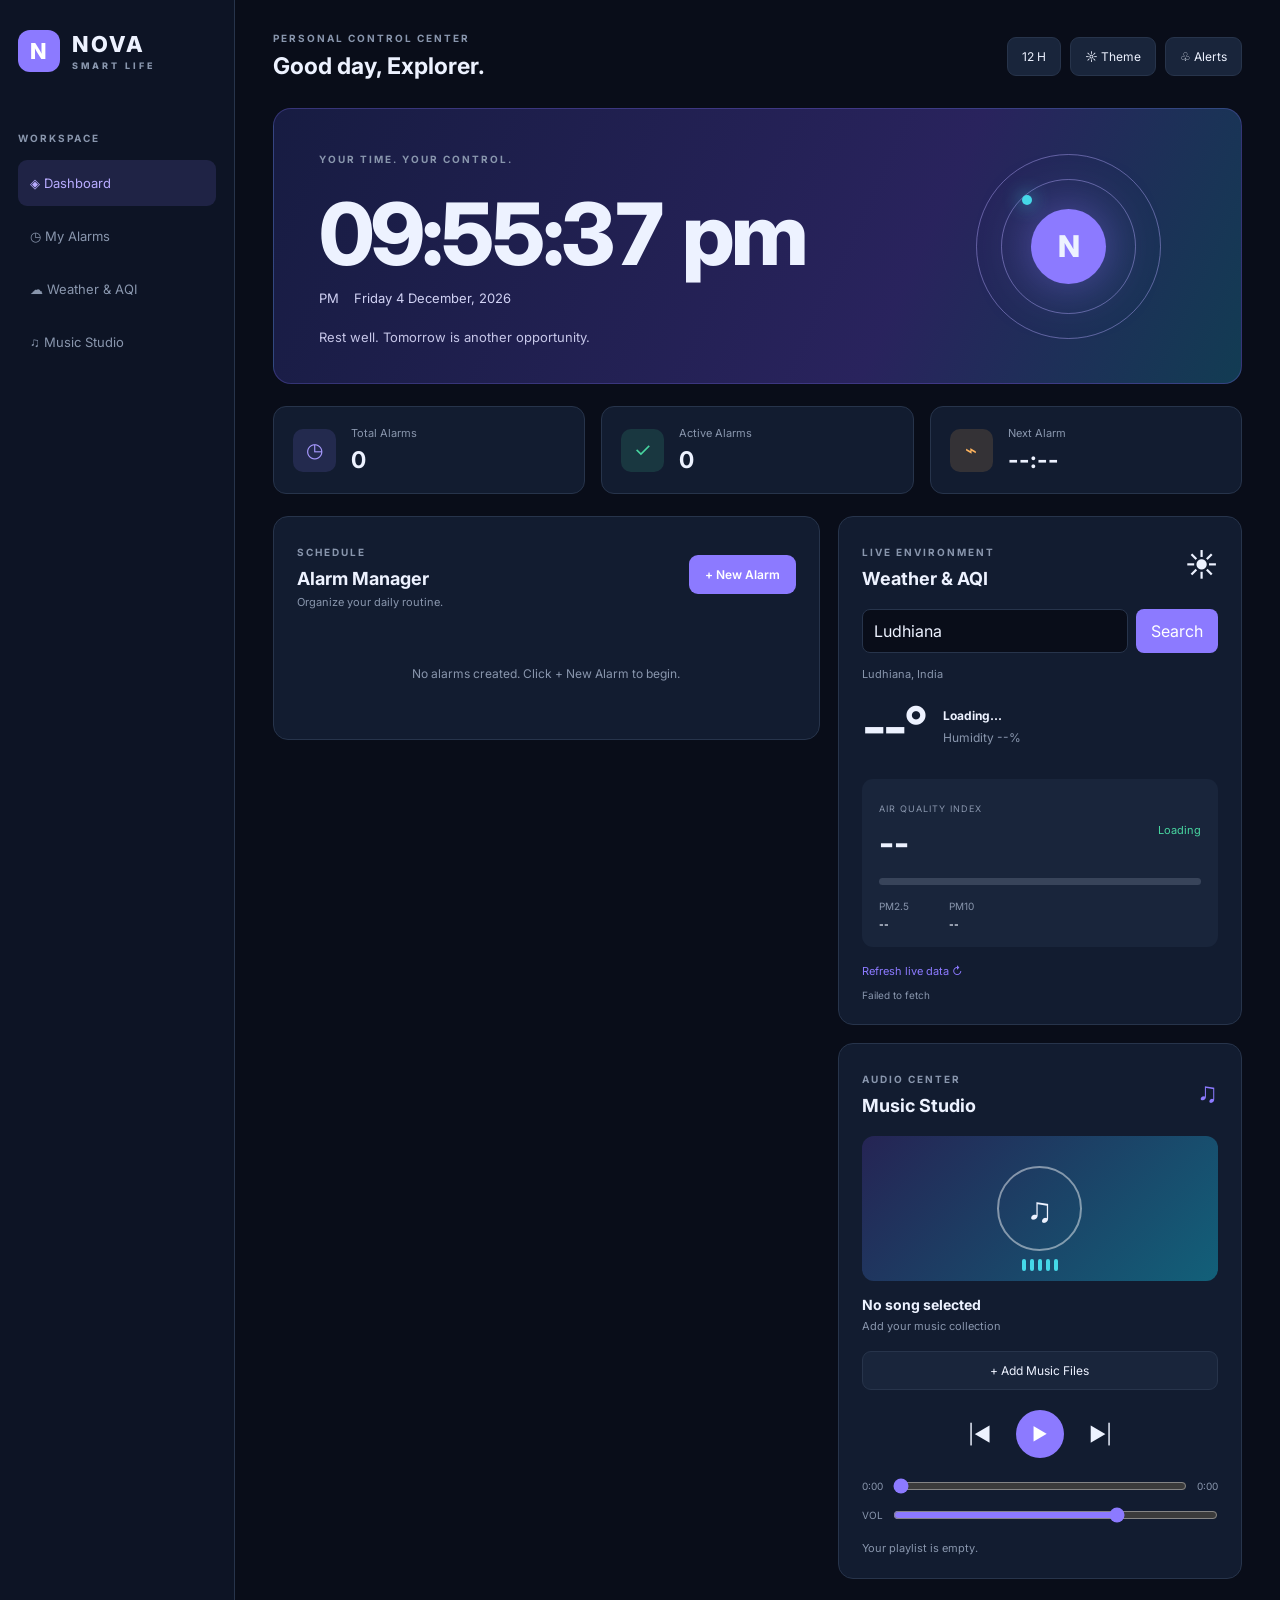
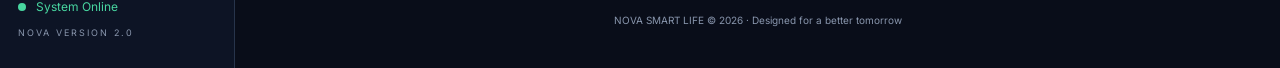
<file: Allarm/index.html>
<!DOCTYPE html>
<html lang="en">
<head>
    <meta charset="UTF-8">
    <meta name="viewport" content="width=device-width, initial-scale=1.0">
    <meta name="theme-color" content="#090d19">
    <title>NOVA | Smart Life Alarm</title>
    <link rel="stylesheet" href="style.css">
    <link rel="preconnect" href="https://fonts.googleapis.com">
    <link href="https://fonts.googleapis.com/css2?family=Inter:wght@400;500;600;700;800&display=swap" rel="stylesheet">
</head>
<body>

<div class="layout">

    <aside class="sidebar">
        <div class="logo">
            <span class="logo-icon">N</span>
            <div>NOVA<small>SMART LIFE</small></div>
        </div>

        <p class="nav-label">WORKSPACE</p>
        <button class="nav active" data-target="dashboard">◈ Dashboard</button>
        <button class="nav" data-target="alarms">◷ My Alarms</button>
        <button class="nav" data-target="weather">☁ Weather & AQI</button>
        <button class="nav" data-target="music">♫ Music Studio</button>

        <div class="sidebar-bottom">
            <div class="status-dot"></div>
            <span>System Online</span>
            <p>NOVA VERSION 2.0</p>
        </div>
    </aside>

    <main class="main">

        <header class="topbar">
            <div>
                <p class="overline">PERSONAL CONTROL CENTER</p>
                <h2>Good day, Explorer.</h2>
            </div>

            <div class="top-controls">
                <button id="formatBtn" class="outline-btn">12 H</button>
                <button id="themeBtn" class="outline-btn">☼ Theme</button>
                <button id="notifyBtn" class="outline-btn">♧ Alerts</button>
            </div>
        </header>

        <!-- CLOCK -->
        <section class="hero section" id="dashboard">
            <div class="hero-left">
                <span class="tag">YOUR TIME. YOUR CONTROL.</span>
                <div id="clock">00:00:00</div>
                <div class="date-line">
                    <span id="ampm">AM</span>
                    <span id="date">Loading date...</span>
                </div>
                <p id="greeting">Make every moment count.</p>
            </div>

            <div class="clock-art">
                <div class="orbit orbit-one"></div>
                <div class="orbit orbit-two"></div>
                <div class="orbit-core">N</div>
            </div>
        </section>

        <!-- STATS -->
        <section class="stats">
            <article class="stat">
                <span class="stat-icon purple">◷</span>
                <div><p>Total Alarms</p><h2 id="total">0</h2></div>
            </article>
            <article class="stat">
                <span class="stat-icon green">✓</span>
                <div><p>Active Alarms</p><h2 id="active">0</h2></div>
            </article>
            <article class="stat">
                <span class="stat-icon orange">⌁</span>
                <div><p>Next Alarm</p><h2 id="next">--:--</h2></div>
            </article>
        </section>

        <div class="dashboard-grid">

            <!-- ALARMS -->
            <section class="panel section" id="alarms">
                <div class="panel-head">
                    <div>
                        <span class="tag">SCHEDULE</span>
                        <h2>Alarm Manager</h2>
                        <p>Organize your daily routine.</p>
                    </div>
                    <button class="primary-btn" id="addBtn">+ New Alarm</button>
                </div>

                <div id="alarmList" class="alarm-list"></div>
            </section>

            <div class="right-stack">

                <!-- WEATHER -->
                <section class="panel section" id="weather">
                    <div class="panel-head">
                        <div>
                            <span class="tag">LIVE ENVIRONMENT</span>
                            <h2>Weather & AQI</h2>
                        </div>
                        <span class="weather-symbol" id="weatherIcon">☀</span>
                    </div>

                    <div class="city-search">
                        <input id="cityInput" type="text" value="Ludhiana"
                               placeholder="Enter city name">
                        <button id="searchCity">Search</button>
                    </div>

                    <p id="cityName" class="muted">Ludhiana, India</p>

                    <div class="weather-main">
                        <h1 id="temperature">--°</h1>
                        <div>
                            <strong id="weatherText">Loading...</strong>
                            <small id="humidity">Humidity --%</small>
                        </div>
                    </div>

                    <div class="aqi-box">
                        <div class="aqi-heading">
                            <div>
                                <small>AIR QUALITY INDEX</small>
                                <h2 id="aqi">--</h2>
                            </div>
                            <span id="aqiStatus">Loading</span>
                        </div>

                        <div class="aqi-track">
                            <div id="aqiBar"></div>
                        </div>

                        <div class="pollutants">
                            <div><small>PM2.5</small><strong id="pm25">--</strong></div>
                            <div><small>PM10</small><strong id="pm10">--</strong></div>
                        </div>
                    </div>

                    <button class="text-btn" id="refreshWeather">
                        Refresh live data ↻
                    </button>
                    <p class="api-note" id="apiStatus">Weather service ready</p>
                </section>

                <!-- MUSIC -->
                <section class="panel section" id="music">
                    <div class="panel-head">
                        <div>
                            <span class="tag">AUDIO CENTER</span>
                            <h2>Music Studio</h2>
                        </div>
                        <span class="music-note">♫</span>
                    </div>

                    <div class="album-art">
                        <div class="album-circle">♫</div>
                        <div class="equalizer">
                            <i></i><i></i><i></i><i></i><i></i>
                        </div>
                    </div>

                    <h3 id="songTitle">No song selected</h3>
                    <p class="muted" id="songArtist">Add your music collection</p>

                    <input type="file" id="songInput" accept="audio/*" multiple hidden>
                    <button class="secondary-btn full" id="uploadBtn">
                        + Add Music Files
                    </button>

                    <div class="player-controls">
                        <button id="prevSong">|◀</button>
                        <button id="playSong" class="play-btn">▶</button>
                        <button id="nextSong">▶|</button>
                    </div>

                    <div class="progress-row">
                        <span id="currentTime">0:00</span>
                        <input type="range" id="seekBar" min="0" max="100" value="0">
                        <span id="duration">0:00</span>
                    </div>

                    <div class="volume-row">
                        <span>VOL</span>
                        <input type="range" id="volume" min="0" max="100" value="70">
                    </div>

                    <div id="playlist" class="playlist">
                        <p class="muted">Your playlist is empty.</p>
                    </div>

                    <audio id="audioPlayer"></audio>
                </section>

            </div>
        </div>

        <footer>NOVA SMART LIFE © 2026 · Designed for a better tomorrow</footer>
    </main>
</div>

<!-- ALARM MODAL -->

<div class="overlay" id="alarmModal">
    <div class="modal">
        <div class="modal-head">
            <div>
                <span class="tag">ALARM SETTINGS</span>
                <h2 id="modalTitle">Create Alarm</h2>
            </div>
            <button id="closeModal" class="close-btn">×</button>
        </div>

        <label>Time</label>
        <input type="time" id="alarmTime" value="07:00">

        <label>Alarm Title</label>
        <input type="text" id="alarmName" placeholder="Morning Workout">

        <label>Repeat Days</label>
        <div class="days" id="days">
            <button data-day="1">M</button>
            <button data-day="2">T</button>
            <button data-day="3">W</button>
            <button data-day="4">T</button>
            <button data-day="5">F</button>
            <button data-day="6">S</button>
            <button data-day="0">S</button>
        </div>

        <label>Alarm Sound</label>
        <select id="soundType">
            <option value="classic">Classic Bell</option>
            <option value="digital">Digital Pulse</option>
            <option value="gentle">Gentle Chime</option>
            <option value="music">Selected Music</option>
        </select>

        <label>Stop after</label>
        <select id="snoozeDuration">
            <option value="5">Snooze 5 minutes</option>
            <option value="10">Snooze 10 minutes</option>
            <option value="15">Snooze 15 minutes</option>
        </select>

        <div class="modal-actions">
            <button id="cancelModal" class="secondary-btn">Cancel</button>
            <button id="saveAlarm" class="primary-btn">Save Alarm</button>
        </div>
    </div>
</div>

<!-- RINGING SCREEN -->

<div class="overlay ring-overlay" id="ringOverlay">
    <div class="ring-card">
        <div class="ring-icon">◷</div>
        <span class="tag">WAKE UP SYSTEM ACTIVATED</span>
        <h1 id="ringTime">07:00</h1>
        <h2 id="ringName">Morning Alarm</h2>
        <p>Your new day starts now.</p>

        <div class="ring-actions">
            <button id="snoozeBtn" class="secondary-btn">Snooze</button>
            <button id="stopBtn" class="primary-btn">Stop Alarm</button>
        </div>
    </div>
</div>

<script src="script.js"></script>
</body>
</html>
</file>
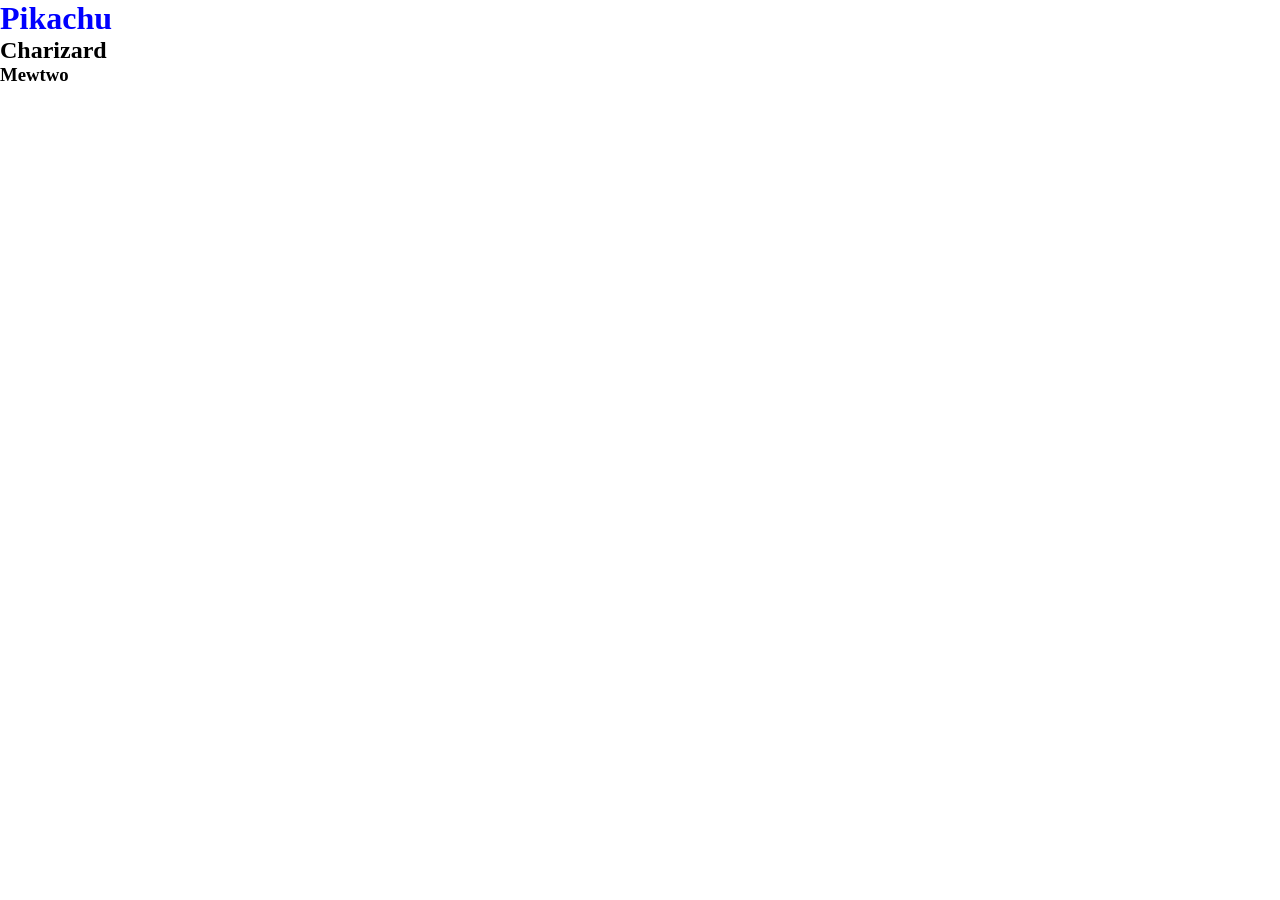
<file: BasicsOfDoms/index.html>
<!DOCTYPE html>
<html lang="en">
<head>
    <meta charset="UTF-8">
    <meta name="viewport" content="width=device-width, initial-scale=1.0">
    <link rel="stylesheet" href="style.css">
    <title>Document</title>
</head>
<body>
   <h1 id="ele1">Pikachu</h1>
   <h2 id="ele2">Charizard</h2>
   <h3 id="ele3">Mewtwo</h3>
    <script src="script.js"></script>
</body>
</html>
</file>
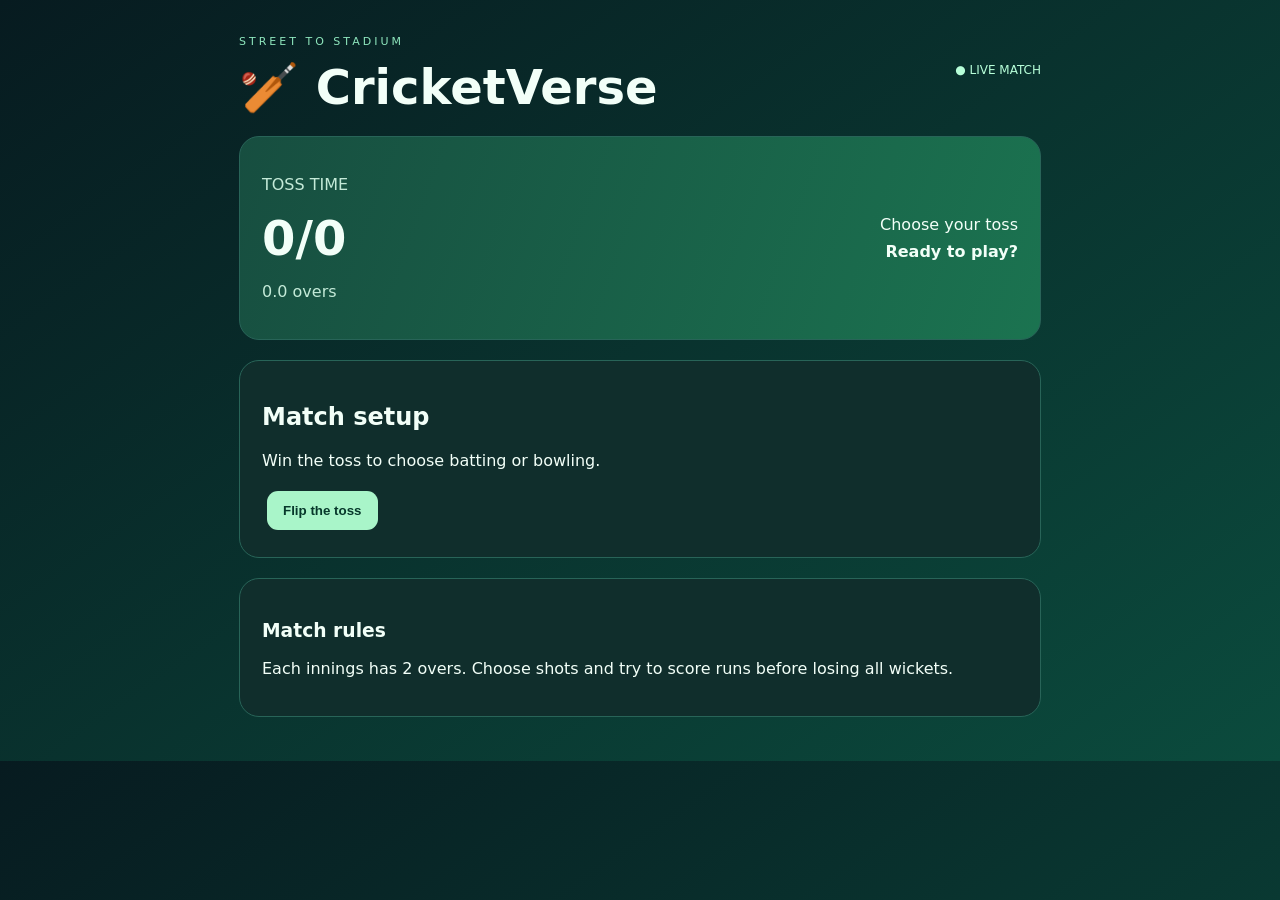
<file: CricketVerse/index.html>
<!DOCTYPE html>
<html lang="en">
<head>
  <meta charset="UTF-8">
  <meta name="viewport" content="width=device-width, initial-scale=1.0">
  <title>CricketVerse</title>
  <link rel="stylesheet" href="style.css">
</head>
<body>
  <main class="wrap">
    <header>
      <div>
        <p class="tag">STREET TO STADIUM</p>
        <h1>🏏 CricketVerse</h1>
      </div>
      <span class="live">● LIVE MATCH</span>
    </header>

    <section class="score">
      <div>
        <p id="innings">TOSS TIME</p>
        <h2 id="runs">0/0</h2>
        <p id="overs">0.0 overs</p>
      </div>
      <div class="target">
        <span id="target">Choose your toss</span>
        <strong id="result">Ready to play?</strong>
      </div>
    </section>

    <section class="panel" id="setup">
      <h2>Match setup</h2>
      <p>Win the toss to choose batting or bowling.</p>
      <button id="toss">Flip the toss</button>
      <div id="choice" class="choices hidden">
        <button data-choice="bat">🏏 Bat first</button>
        <button data-choice="bowl">🎯 Bowl first</button>
      </div>
    </section>

    <section class="panel hidden" id="game">
      <h2 id="prompt">Choose your shot</h2>
      <div class="shots">
        <button data-run="0">Defend · 0</button>
        <button data-run="1">Single · 1</button>
        <button data-run="2">Two runs · 2</button>
        <button data-run="3">Three · 3</button>
        <button data-run="4">FOUR · 4</button>
        <button data-run="6">SIX · 6</button>
        <button data-run="W">Risky shot · W</button>
      </div>
      <p id="commentary">Good luck!</p>
      <button id="next" class="hidden">Start second innings</button>
      <button id="restart">Restart match</button>
    </section>

    <section class="panel">
      <h3>Match rules</h3>
      <p>Each innings has 2 overs. Choose shots and try to score runs before losing all wickets.</p>
    </section>
  </main>
  <script src="script.js"></script>
</body>
</html>
</file>
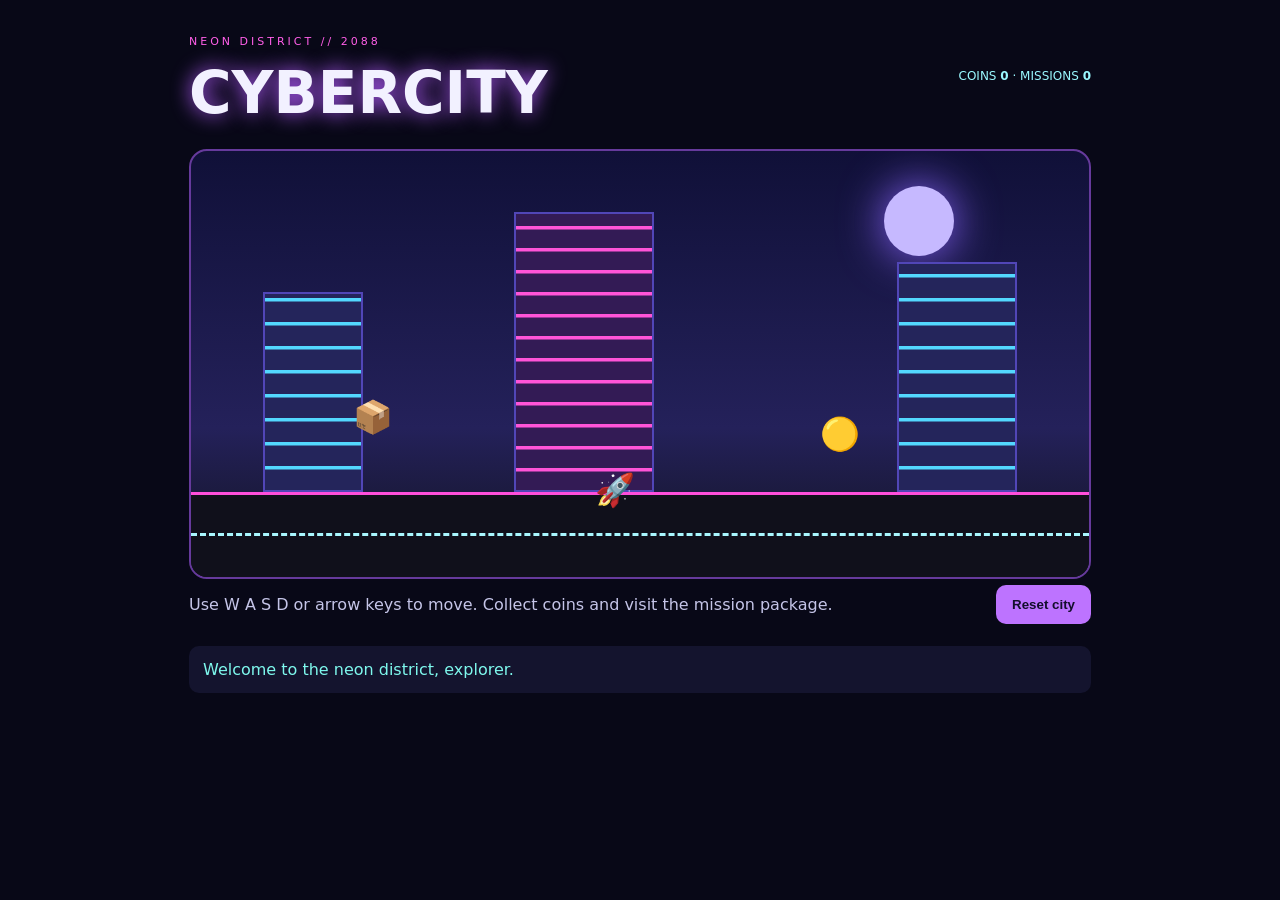
<file: CyberCity/index.html>
<!DOCTYPE html>
<html lang="en">
<head>
  <meta charset="UTF-8">
  <meta name="viewport" content="width=device-width, initial-scale=1">
  <title>CyberCity</title>
  <link rel="stylesheet" href="style.css">
</head>
<body>
  <main>
    <header>
      <div>
        <p>NEON DISTRICT // 2088</p>
        <h1>CYBERCITY</h1>
      </div>
      <div class="stats">
        COINS <b id="coins">0</b> · MISSIONS <b id="missions">0</b>
      </div>
    </header>

    <section class="city">
      <div class="moon"></div>
      <div class="building b1"></div>
      <div class="building b2"></div>
      <div class="building b3"></div>
      <div class="road"></div>
      <div id="player">🚀</div>
      <div id="coin">🟡</div>
      <div id="mission">📦</div>
    </section>

    <section class="controls">
      <p>Use W A S D or arrow keys to move. Collect coins and visit the mission package.</p>
      <button id="reset">Reset city</button>
    </section>

    <p id="status">Welcome to the neon district, explorer.</p>
  </main>
  <script src="script.js"></script>
</body>
</html>
</file>
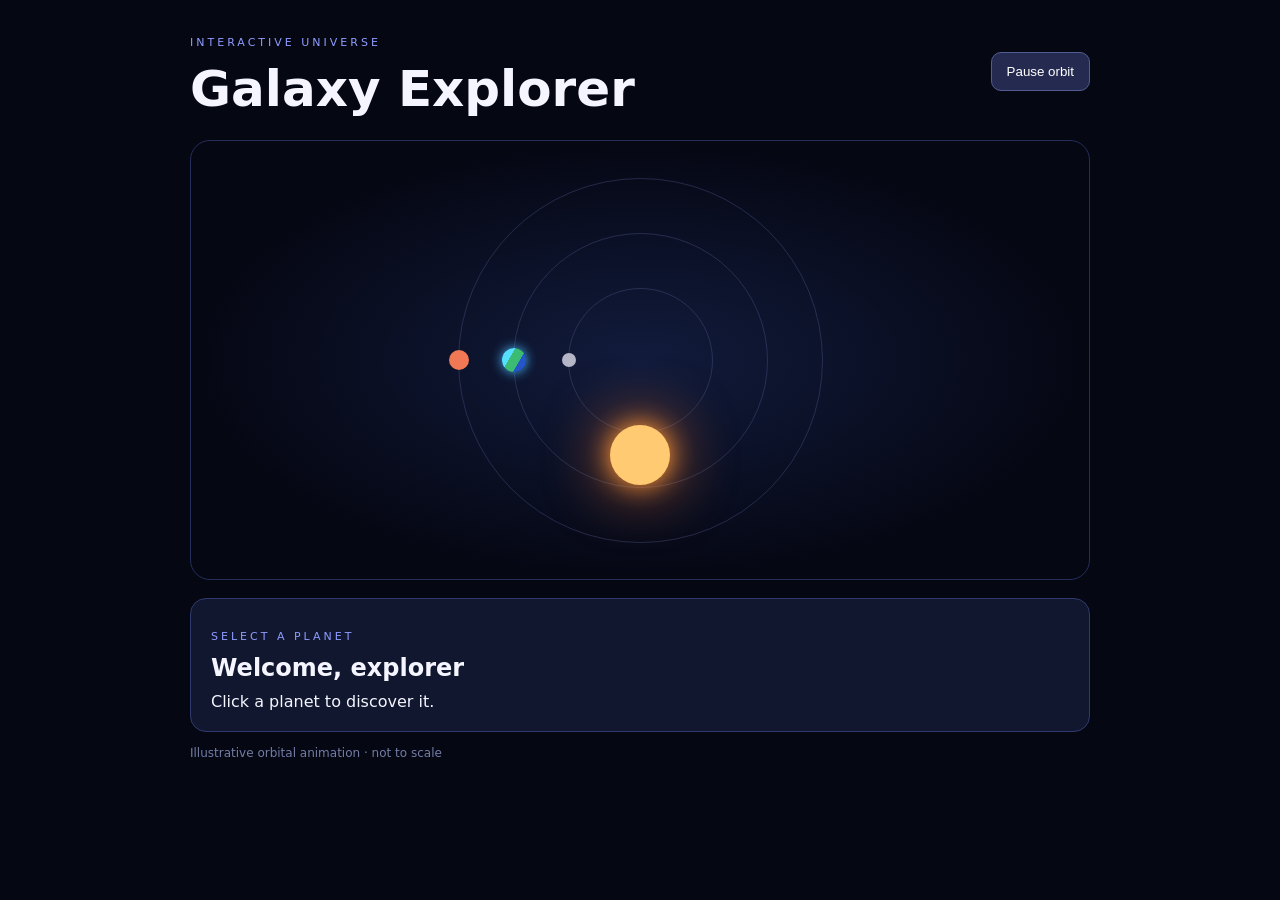
<file: GalaxyExplorer/index.html>
<!DOCTYPE html>
<html lang="en">
<head>
  <meta charset="UTF-8">
  <meta name="viewport" content="width=device-width, initial-scale=1">
  <title>Galaxy Explorer</title>
  <link rel="stylesheet" href="style.css">
</head>
<body>
  <main>
    <header>
      <div>
        <p>INTERACTIVE UNIVERSE</p>
        <h1>Galaxy Explorer</h1>
      </div>
      <button id="toggle">Pause orbit</button>
    </header>

    <section class="space">
      <div class="starfield"></div>

      <div class="orbit o1">
        <button class="planet mercury" data-name="Mercury"
          data-info="A small rocky planet closest to the Sun."></button>
      </div>

      <div class="orbit o2">
        <button class="planet earth" data-name="Earth"
          data-info="Our home planet, with liquid water on its surface."></button>
      </div>

      <div class="orbit o3">
        <button class="planet mars" data-name="Mars"
          data-info="The red planet, known for its dusty surface and giant volcanoes."></button>
      </div>

      <div class="sun"></div>
    </section>

    <section class="info">
      <p>SELECT A PLANET</p>
      <h2 id="name">Welcome, explorer</h2>
      <div id="details">Click a planet to discover it.</div>
    </section>

    <footer>Illustrative orbital animation · not to scale</footer>
  </main>
  <script src="script.js"></script>
</body>
</html>
</file>
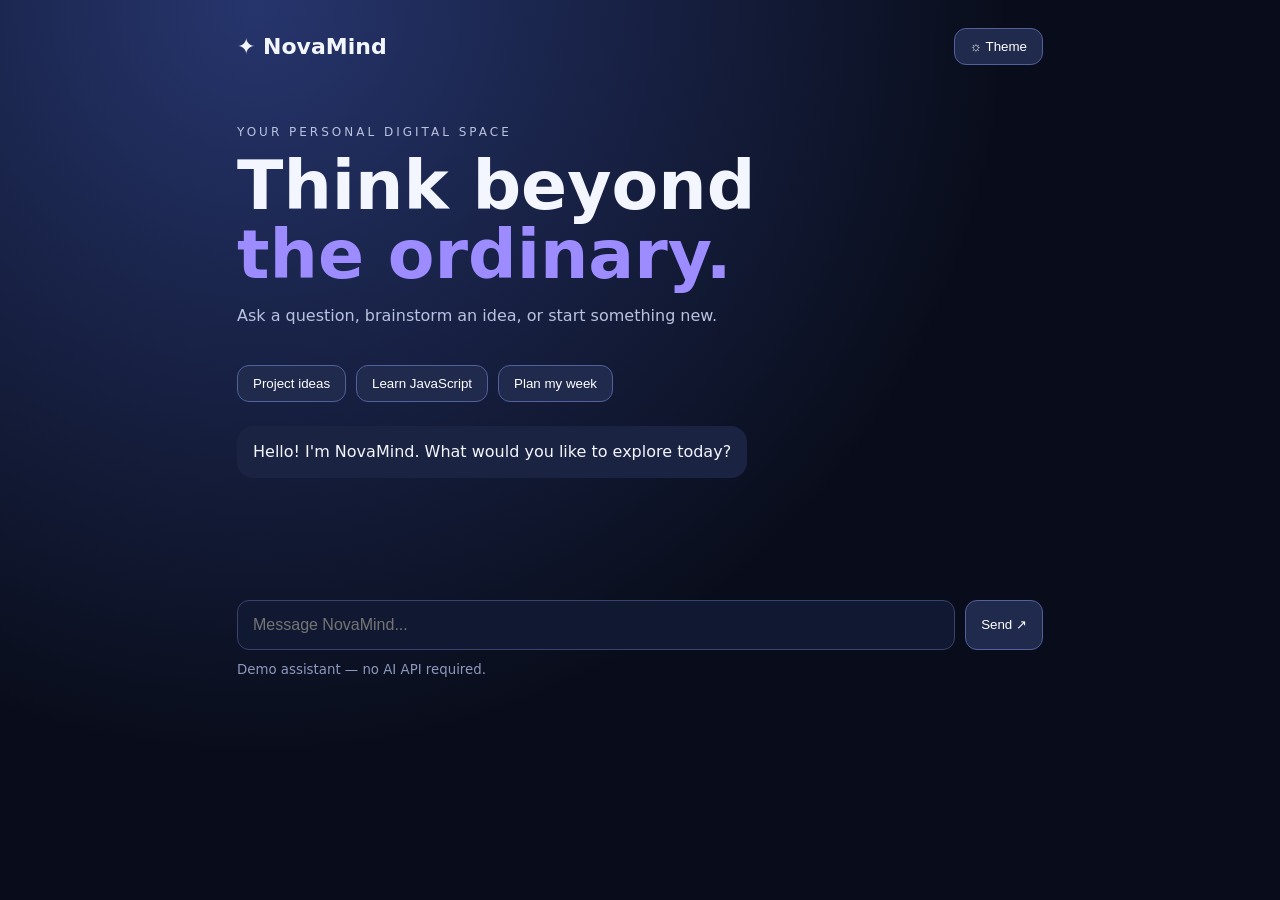
<file: NovaMind/index.html>
<!DOCTYPE html>
<html lang="en">
<head>
  <meta charset="UTF-8">
  <meta name="viewport" content="width=device-width, initial-scale=1.0">
  <title>NovaMind AI</title>
  <link rel="stylesheet" href="style.css">
</head>
<body>
  <main class="app">
    <header>
      <div class="logo">✦ NovaMind</div>
      <button id="theme">☼ Theme</button>
    </header>

    <section class="hero">
      <p class="eyebrow">YOUR PERSONAL DIGITAL SPACE</p>
      <h1>Think beyond<br><span>the ordinary.</span></h1>
      <p>Ask a question, brainstorm an idea, or start something new.</p>
    </section>

    <div class="chips">
      <button data-prompt="Give me 5 creative project ideas">Project ideas</button>
      <button data-prompt="Teach me JavaScript in a simple way">Learn JavaScript</button>
      <button data-prompt="Help me plan my week">Plan my week</button>
    </div>

    <section class="chat" id="chat">
      <div class="bubble bot">Hello! I'm NovaMind. What would you like to explore today?</div>
    </section>

    <form id="form">
      <input id="message" placeholder="Message NovaMind..." required>
      <button>Send ↗</button>
    </form>
    <small>Demo assistant — no AI API required.</small>
  </main>
  <script src="script.js"></script>
</body>
</html>
</file>
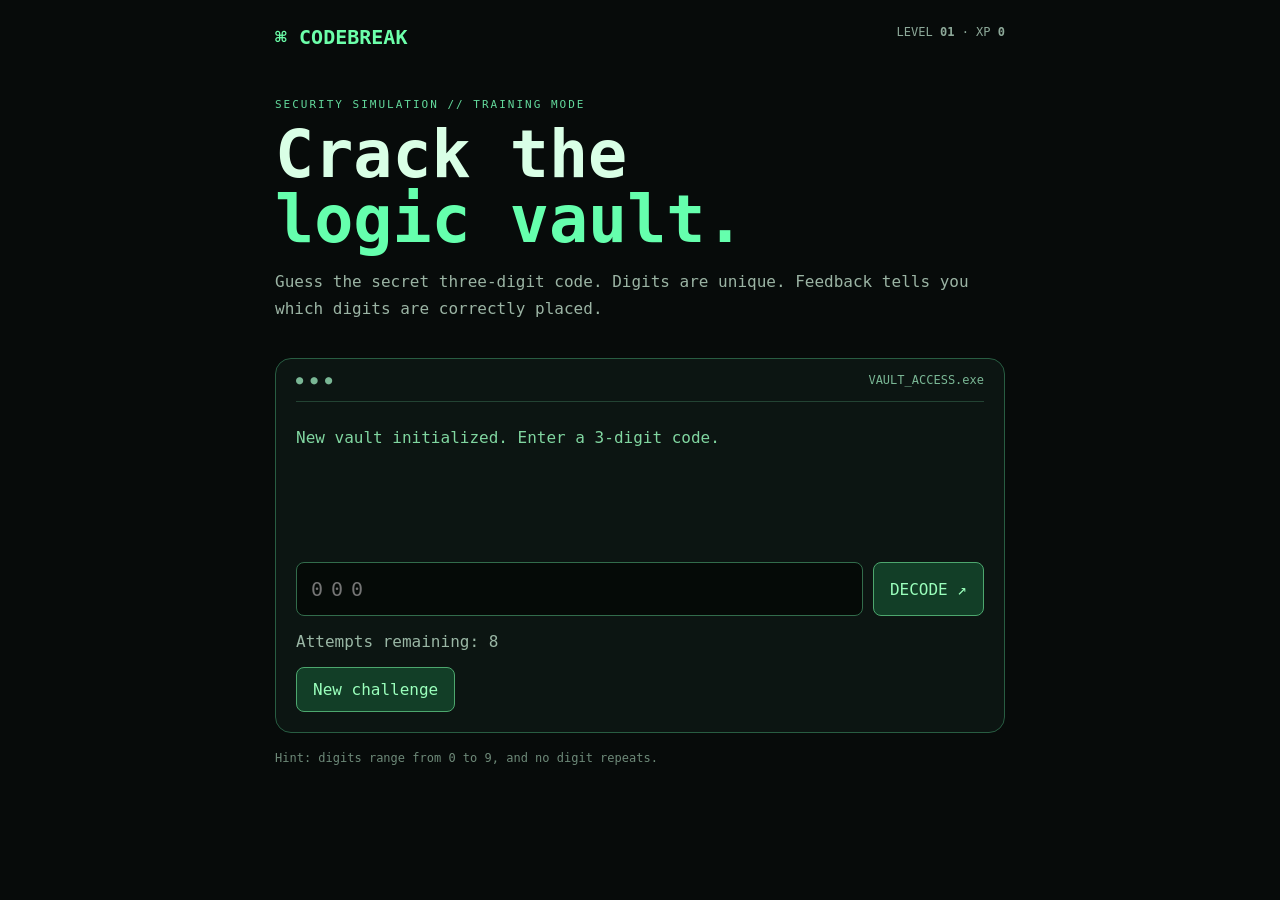
<file: vsv/index.html>
<!DOCTYPE html>
<html lang="en">
<head>
  <meta charset="UTF-8">
  <meta name="viewport" content="width=device-width, initial-scale=1">
  <title>CodeBreak</title>
  <link rel="stylesheet" href="style.css">
</head>
<body>
  <main>
    <header>
      <div class="logo">⌘ CODEBREAK</div>
      <div>LEVEL <b id="level">01</b> · XP <b id="xp">0</b></div>
    </header>

    <section class="hero">
      <p>SECURITY SIMULATION // TRAINING MODE</p>
      <h1>Crack the<br><span>logic vault.</span></h1>
      <p>
        Guess the secret three-digit code. Digits are unique.
        Feedback tells you which digits are correctly placed.
      </p>
    </section>

    <section class="terminal">
      <div class="terminal-head">
        <span>● ● ●</span>
        <span>VAULT_ACCESS.exe</span>
      </div>

      <div id="history">
        <p class="system">Vault initialized. Enter a 3-digit code.</p>
      </div>

      <form id="form">
        <input id="guess" inputmode="numeric" maxlength="3"
          placeholder="000" required>
        <button>DECODE ↗</button>
      </form>

      <p id="feedback">Attempts remaining: <b>8</b></p>
      <button id="new">New challenge</button>
    </section>

    <p class="hint">Hint: digits range from 0 to 9, and no digit repeats.</p>
  </main>
  <script src="script.js"></script>
</body>
</html>
</file>
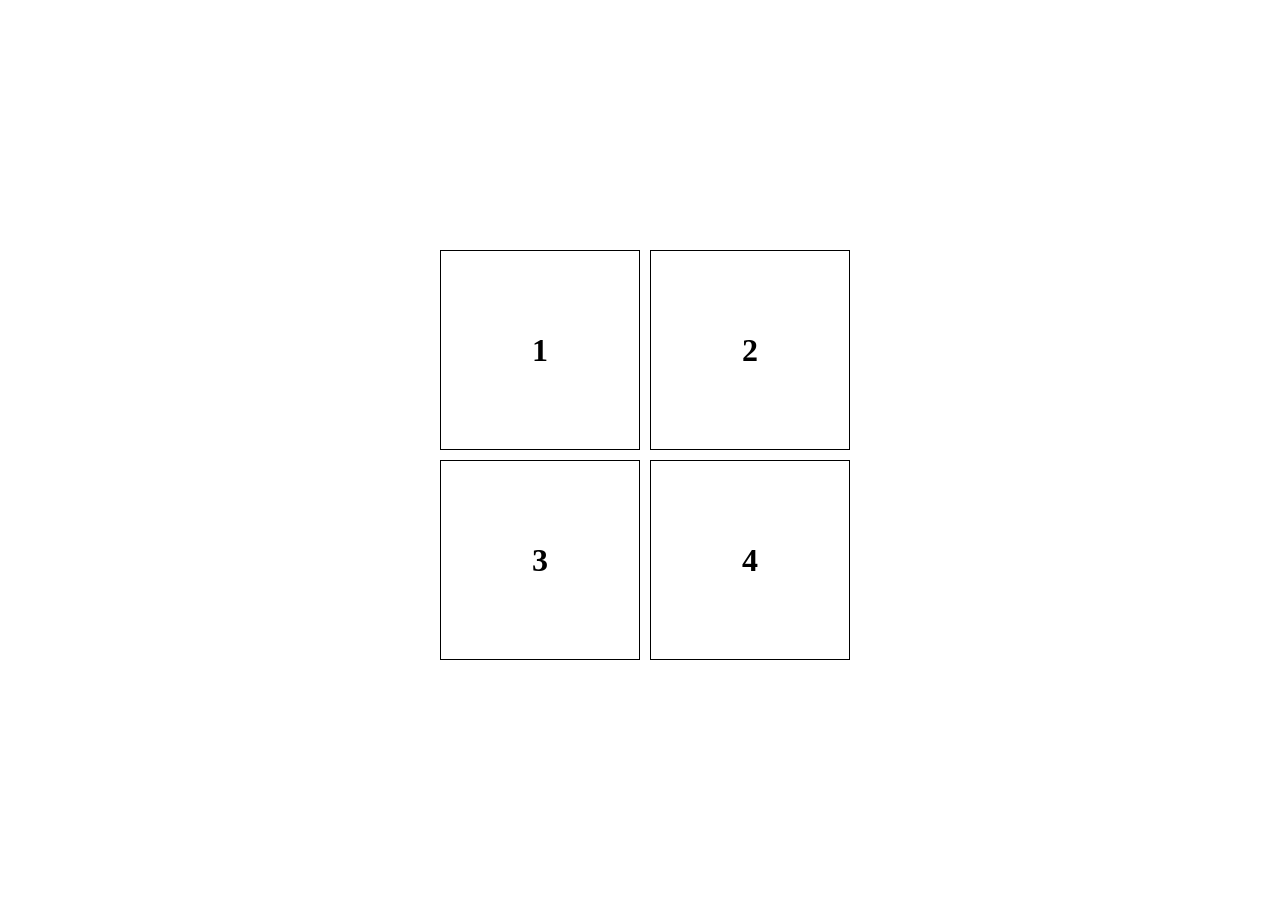
<file: BasicsOfDoms/SquareGame/index.html>
<!DOCTYPE html>
<html lang="en">
<head>
    <meta charset="UTF-8">
    <meta name="viewport" content="width=device-width, initial-scale=1.0">
    <title>Game of Squares</title>
    <link rel="stylesheet" href="style.css">
</head>
<body>
    <div id="main">
        <div class="box">
            <div class="rect">
            <div id="sqr1" class="Shape"><h1>1</h1></div>
            <div id="sqr2" class="Shape"><h1>2</h1></div>
        </div>
        <div class="rect">
            <div id="sqr3" class="Shape"><h1>3</h1></div>
            <div id="sqr4" class="Shape"><h1>4</h1></div>
        </div>
        </div>
    </div>
    <script src="script.js"></script>
</body>
</html>
</file>
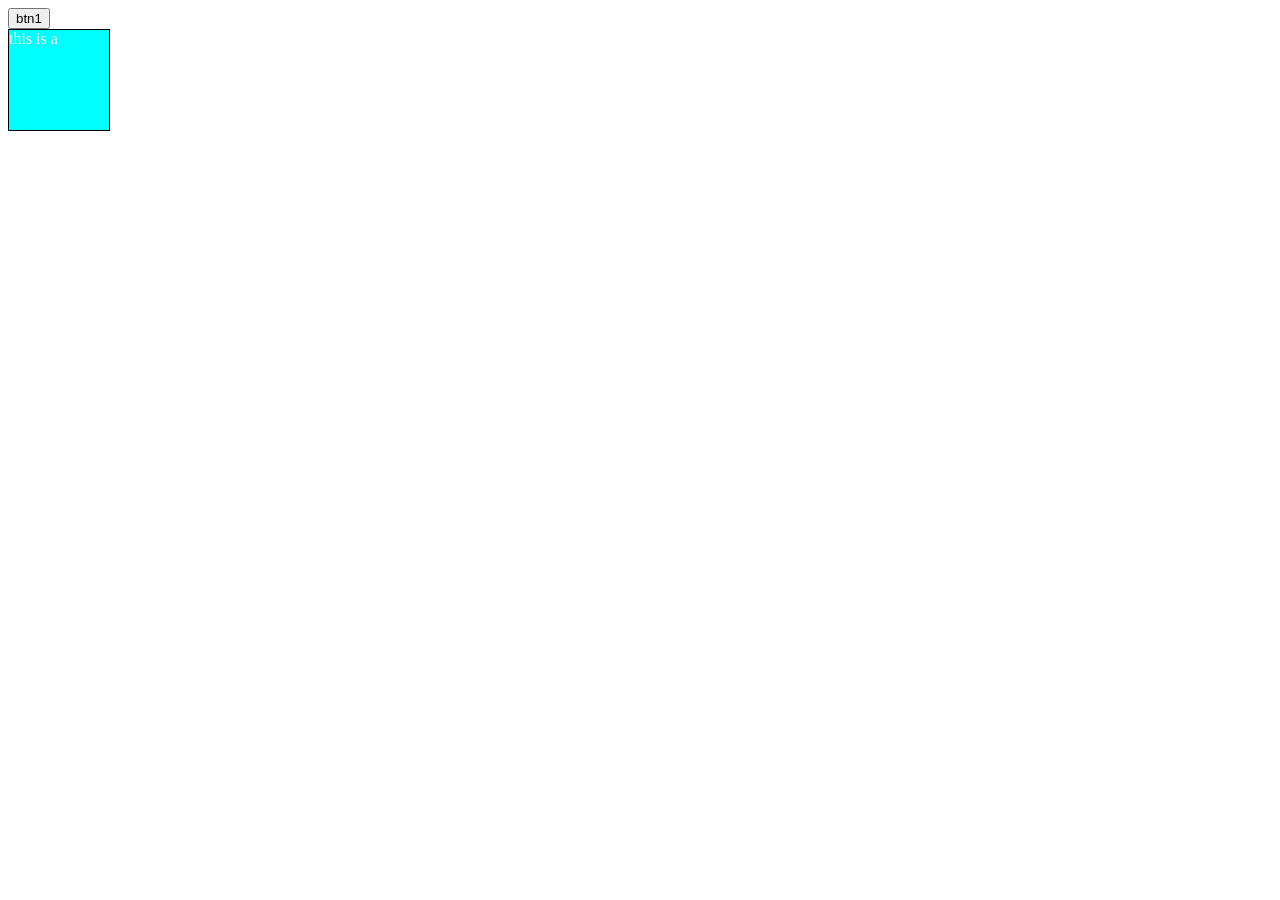
<file: Events/One.html>
<!DOCTYPE html>
<html lang="en">
<head>
    <meta charset="UTF-8">
    <meta name="viewport" content="width=device-width, initial-scale=1.0">
    <title>Document</title>
    <link rel="stylesheet" href="style.css">
</head>
<body>
      <button onclick="console.log('button was clicked ')">btn1</button>
     
      <div onmousedown="console.log('you are inside div')">
        this is a
      </div>
    <script src="script.js"> </script>
</body>
</html>
</file>
<file: Allarm/style.css>
:root {
    --bg:#090d19;
    --side:#0d1425;
    --panel:#121c30;
    --panel2:#19253b;
    --text:#edf2ff;
    --muted:#8996ad;
    --line:#27344b;
    --accent:#8c7aff;
    --cyan:#45d8e8;
    --green:#48d6a0;
}

* { box-sizing:border-box; margin:0; padding:0; }

body {
    background:var(--bg);
    color:var(--text);
    font-family:Inter,Arial,sans-serif;
    transition:.25s;
}

button,input,select { font:inherit; }
button { cursor:pointer; }

.layout { display:flex; min-height:100vh; }

.sidebar {
    width:235px;
    flex-shrink:0;
    background:var(--side);
    border-right:1px solid var(--line);
    padding:30px 18px;
    display:flex;
    flex-direction:column;
}

.logo {
    display:flex;
    align-items:center;
    gap:12px;
    font-size:22px;
    font-weight:800;
    letter-spacing:2px;
    margin-bottom:60px;
}

.logo-icon {
    background:var(--accent);
    width:42px;
    height:42px;
    display:grid;
    place-items:center;
    border-radius:12px;
    color:white;
}

.logo small {
    display:block;
    font-size:9px;
    letter-spacing:3px;
    color:var(--muted);
    margin-top:3px;
}

.nav-label,.overline,.tag {
    color:var(--muted);
    font-size:10px;
    letter-spacing:2px;
    font-weight:700;
}

.nav-label { margin-bottom:16px; }

.nav {
    width:100%;
    border:0;
    background:transparent;
    color:var(--muted);
    padding:15px 12px;
    border-radius:9px;
    text-align:left;
    margin-bottom:7px;
    font-size:13px;
}

.nav:hover,.nav.active {
    background:#8c7aff25;
    color:#b8acff;
}

.sidebar-bottom {
    margin-top:auto;
    color:var(--green);
    font-size:12px;
}

.status-dot {
    display:inline-block;
    width:8px;
    height:8px;
    background:var(--green);
    border-radius:50%;
    margin-right:7px;
}

.sidebar-bottom p {
    color:var(--muted);
    font-size:9px;
    letter-spacing:2px;
    margin-top:13px;
}

.main {
    flex:1;
    width:calc(100% - 235px);
    max-width:1700px;
    margin:auto;
    padding:32px 38px;
}

.topbar,.panel-head {
    display:flex;
    align-items:center;
    justify-content:space-between;
    gap:15px;
}

.topbar h2 { font-size:23px; margin-top:8px; }

.top-controls { display:flex; gap:9px; }

.outline-btn,.secondary-btn {
    border:1px solid var(--line);
    background:var(--panel2);
    color:var(--text);
    padding:11px 14px;
    border-radius:9px;
    font-size:12px;
}

.hero {
    min-height:260px;
    margin-top:28px;
    padding:38px 45px;
    border:1px solid #7064d755;
    border-radius:18px;
    background:linear-gradient(115deg,#171c42,#29235d 65%,#123c53);
    display:flex;
    align-items:center;
    justify-content:space-between;
    overflow:hidden;
    position:relative;
}

.hero #clock {
    font-size:clamp(50px,7vw,86px);
    font-weight:800;
    letter-spacing:-4px;
    margin:15px 0 4px;
    font-variant-numeric:tabular-nums;
}

.date-line { display:flex; gap:15px; color:#d1d2f4; font-size:13px; }
#greeting { margin-top:23px; color:#c6c6e8; font-size:13px; }

.clock-art {
    width:185px;
    height:185px;
    position:relative;
    display:grid;
    place-items:center;
    margin-right:35px;
}

.orbit {
    position:absolute;
    border:1px solid #b6aaff70;
    border-radius:50%;
    animation:rotate 14s linear infinite;
}

.orbit-one { width:185px;height:185px; }
.orbit-two { width:135px;height:135px; animation-direction:reverse; }

.orbit-two::after {
    content:"";
    width:10px;height:10px;
    background:var(--cyan);
    border-radius:50%;
    position:absolute;
    top:15px;left:20px;
    box-shadow:0 0 18px var(--cyan);
}

.orbit-core {
    background:#8c7aff;
    width:75px;height:75px;
    border-radius:50%;
    display:grid;
    place-items:center;
    font-size:30px;
    font-weight:800;
    box-shadow:0 0 50px #8c7aff80;
}

@keyframes rotate { to { transform:rotate(360deg); } }

.stats {
    display:grid;
    grid-template-columns:repeat(3,1fr);
    gap:16px;
    margin:22px 0;
}

.stat {
    display:flex;
    align-items:center;
    gap:15px;
    background:var(--panel);
    border:1px solid var(--line);
    border-radius:13px;
    padding:19px;
}

.stat-icon {
    width:43px;height:43px;
    border-radius:10px;
    display:grid;
    place-items:center;
    font-size:20px;
}

.purple { background:#8c7aff25;color:#a89aff; }
.green { background:#48d6a025;color:var(--green); }
.orange { background:#ffb45e25;color:#ffb45e; }

.stat p { color:var(--muted);font-size:11px; }
.stat h2 { margin-top:6px;font-size:23px; }

.dashboard-grid {
    display:grid;
    grid-template-columns:1.15fr .85fr;
    align-items:start;
    gap:18px;
}

.right-stack { display:grid; gap:18px; }

.panel {
    background:var(--panel);
    border:1px solid var(--line);
    border-radius:15px;
    padding:23px;
}

.panel-head h2 { font-size:18px;margin-top:8px; }
.panel-head p { font-size:11px;color:var(--muted);margin-top:6px; }

.primary-btn {
    background:var(--accent);
    border:0;
    color:white;
    padding:12px 16px;
    border-radius:9px;
    font-weight:600;
    font-size:12px;
}

.primary-btn:hover { filter:brightness(1.15); }

.alarm-list { margin-top:22px; }

.alarm-item {
    display:flex;
    justify-content:space-between;
    align-items:center;
    gap:10px;
    background:var(--panel2);
    border:1px solid var(--line);
    padding:16px;
    border-radius:11px;
    margin-bottom:11px;
}

.alarm-time { font-size:25px;font-weight:700; }
.alarm-name { font-size:12px;margin-top:5px; }
.alarm-days { font-size:10px;color:var(--muted);margin-top:5px; }

.alarm-actions { display:flex;align-items:center;gap:7px; }

.small-btn {
    border:1px solid var(--line);
    background:transparent;
    color:var(--muted);
    padding:8px 10px;
    border-radius:7px;
}

.switch {
    width:39px;height:22px;
    border:0;border-radius:20px;
    background:#596176;
    position:relative;
}

.switch::after {
    content:"";
    width:16px;height:16px;
    background:white;
    position:absolute;left:3px;top:3px;
    border-radius:50%;
    transition:.2s;
}

.switch.on { background:var(--accent); }
.switch.on::after { left:20px; }

.empty {
    padding:35px 10px;
    text-align:center;
    color:var(--muted);
    font-size:12px;
}

.city-search { display:flex;gap:8px;margin:20px 0 14px; }

.city-search input,.modal input,.modal select {
    min-width:0;
    width:100%;
    padding:11px;
    background:var(--bg);
    border:1px solid var(--line);
    border-radius:8px;
    color:var(--text);
    outline:none;
}

.city-search button {
    border:0;background:var(--accent);
    color:white;border-radius:8px;padding:0 15px;
}

.muted { color:var(--muted);font-size:11px; }

.weather-symbol { font-size:32px; }

.weather-main {
    display:flex;
    align-items:center;
    gap:18px;
    margin:12px 0 20px;
}

.weather-main h1 { font-size:55px;letter-spacing:-3px; }
.weather-main strong,.weather-main small { display:block;font-size:12px; }
.weather-main small { color:var(--muted);margin-top:7px; }

.aqi-box {
    background:var(--panel2);
    padding:17px;
    border-radius:11px;
}

.aqi-heading { display:flex;justify-content:space-between;align-items:center; }
.aqi-heading small { color:var(--muted);font-size:9px;letter-spacing:1px; }
.aqi-heading h2 { font-size:34px;margin-top:6px; }
#aqiStatus { font-size:11px;color:var(--green); }

.aqi-track {
    height:7px;
    background:#38445a;
    border-radius:10px;
    margin:15px 0;
    overflow:hidden;
}

#aqiBar {
    width:0;
    height:100%;
    background:var(--green);
    transition:width .4s;
}

.pollutants { display:flex;gap:40px; }
.pollutants small,.pollutants strong { display:block;font-size:10px; }
.pollutants small { color:var(--muted);margin-bottom:6px; }

.text-btn {
    background:transparent;border:0;color:var(--accent);
    font-size:11px;margin-top:17px;
}

.api-note { font-size:10px;color:var(--muted);margin-top:10px; }

.music-note { font-size:28px;color:var(--accent); }

.album-art {
    height:145px;
    margin:20px 0 15px;
    border-radius:12px;
    background:linear-gradient(135deg,#252454,#126079);
    display:grid;
    place-items:center;
    position:relative;
    overflow:hidden;
}

.album-circle {
    width:85px;height:85px;
    border:2px solid #ffffff75;
    border-radius:50%;
    display:grid;
    place-items:center;
    font-size:35px;
    animation:rotate 10s linear infinite;
}

.equalizer { position:absolute;bottom:10px;display:flex;gap:4px; }
.equalizer i {
    width:4px;height:12px;background:var(--cyan);
    border-radius:5px;animation:wave .7s infinite alternate;
}
.equalizer i:nth-child(2) { animation-delay:.2s; }
.equalizer i:nth-child(3) { animation-delay:.4s; }
.equalizer i:nth-child(4) { animation-delay:.1s; }
.equalizer i:nth-child(5) { animation-delay:.3s; }

@keyframes wave { to { height:24px; } }

#songTitle { font-size:14px;margin-top:12px; }
#songArtist { margin-top:6px; }

.full { width:100%;margin-top:18px; }

.player-controls {
    display:flex;justify-content:center;align-items:center;
    gap:25px;margin:20px 0;
}

.player-controls button {
    border:0;background:transparent;color:var(--text);font-size:19px;
}

.player-controls .play-btn {
    width:48px;height:48px;background:var(--accent);
    color:white;border-radius:50%;font-size:17px;
}

.progress-row,.volume-row { display:flex;align-items:center;gap:10px;font-size:10px;color:var(--muted); }
.progress-row input,.volume-row input { flex:1;accent-color:var(--accent); }

.volume-row { margin-top:13px; }

.playlist { margin-top:18px;max-height:150px;overflow:auto; }

.song-item {
    display:flex;justify-content:space-between;gap:10px;
    align-items:center;padding:10px;
    border-top:1px solid var(--line);
    font-size:11px;
}

.song-item.active { color:var(--cyan); }
.song-item button {
    background:transparent;border:0;color:var(--muted);
    padding:5px;
}

footer {
    text-align:center;color:var(--muted);
    font-size:10px;margin:35px 0 10px;
}

/* MODAL */

.overlay {
    position:fixed;inset:0;
    background:#050814df;
    backdrop-filter:blur(8px);
    display:none;align-items:center;justify-content:center;
    z-index:100;padding:15px;
}

.overlay.show { display:flex; }

.modal,.ring-card {
    width:100%;max-width:430px;
    padding:27px;background:var(--panel);
    border:1px solid var(--line);
    border-radius:16px;
    box-shadow:0 20px 70px #0008;
}

.modal-head { display:flex;justify-content:space-between;align-items:center;margin-bottom:20px; }
.modal h2 { margin-top:8px; }

.close-btn { background:transparent;border:0;color:var(--text);font-size:28px; }

.modal label {
    display:block;color:var(--muted);
    font-size:11px;margin:16px 0 7px;
}

.modal input,.modal select { padding:12px; }
.modal input[type="time"] { color-scheme:dark; }

.days { display:flex;justify-content:space-between;gap:5px; }

.days button {
    width:36px;height:36px;border-radius:50%;
    border:1px solid var(--line);
    background:var(--panel2);color:var(--muted);
}

.days button.selected { background:var(--accent);color:white; }

.modal-actions,.ring-actions { display:flex;gap:10px;margin-top:25px; }
.modal-actions button,.ring-actions button { flex:1; }

.ring-card { text-align:center;padding:40px 25px; }
.ring-icon {
    width:80px;height:80px;border-radius:50%;
    margin:0 auto 22px;display:grid;place-items:center;
    background:#8c7aff25;color:var(--accent);font-size:40px;
    animation:pulse 1s infinite;
}

@keyframes pulse { 50% { transform:scale(1.12); } }

.ring-card h1 { font-size:60px;margin:13px 0; }
.ring-card h2 { font-size:18px; }
.ring-card p { color:var(--muted);font-size:12px;margin-top:12px; }

body.light {
    --bg:#eef1f8;
    --side:#fff;
    --panel:#fff;
    --panel2:#f0f1fa;
    --text:#20263a;
    --muted:#707b92;
    --line:#dce1eb;
}

body.light .modal input,body.light .modal select { color-scheme:light; }

@media(max-width:1100px) {
    .dashboard-grid { grid-template-columns:1fr; }
    .right-stack { grid-template-columns:1fr 1fr; }
}

@media(max-width:800px) {
    .sidebar { display:none; }
    .main { width:100%;padding:20px 15px; }
    .topbar { align-items:flex-start; }
    .top-controls { flex-wrap:wrap;justify-content:flex-end; }
    .hero { padding:30px 22px; }
    .clock-art { display:none; }
    .stats { grid-template-columns:1fr; }
    .right-stack { grid-template-columns:1fr; }
}

@media(max-width:480px) {
    .topbar { flex-direction:column; }
    .hero #clock { font-size:49px; }
    .hero { min-height:220px; }
    .panel { padding:17px; }
    .panel-head { align-items:flex-start; }
    .alarm-item { flex-wrap:wrap; }
    .alarm-actions { width:100%;justify-content:flex-end; }
}
</file>
<file: BasicsOfDoms/style.css>
*{
    margin: 0%;
    padding: 0%;
    box-sizing: border-box;
}

html,body{
    height: 100%;
    width: 100%;

}
h1{
    color: blue;
    
}
</file>
<file: CricketVerse/style.css>
* { box-sizing: border-box; }

body {
  margin: 0;
  background: linear-gradient(145deg, #071b20, #0b4b3d);
  font-family: system-ui;
  color: #f2fff8;
}

.wrap { max-width: 850px; margin: auto; padding: 24px; }

header, .score {
  display: flex;
  align-items: center;
  justify-content: space-between;
  gap: 20px;
}

h1 { font-size: clamp(28px, 6vw, 48px); margin: 0; }
.tag { color: #8ee6bd; letter-spacing: 3px; font-size: 11px; }
.live { color: #b7ffd9; font-size: 12px; }

.score, .panel {
  background: #102e2c;
  border: 1px solid #286458;
  border-radius: 20px;
  padding: 22px;
  margin: 20px 0;
}

.score { background: linear-gradient(110deg, #174e40, #1b7350); }
.score h2 { font-size: 48px; margin: 0; }
.score p { color: #c4ead8; }
.target { text-align: right; }
.target strong { display: block; margin-top: 8px; }

button {
  border: 0;
  border-radius: 11px;
  padding: 12px 16px;
  background: #a9f5c9;
  color: #07382b;
  font-weight: 800;
  cursor: pointer;
  margin: 5px;
}

button:hover { filter: brightness(1.08); }
button:disabled { opacity: .5; cursor: not-allowed; }
.choices, .shots { display: flex; gap: 8px; flex-wrap: wrap; }
.hidden { display: none; }
#commentary { padding: 12px; background: #0a211f; border-radius: 10px; }

@media (max-width: 550px) {
  .score { align-items: flex-start; }
  .score h2 { font-size: 36px; }
}
</file>
<file: CyberCity/style.css>
* { box-sizing: border-box; }

body {
  margin: 0;
  background: #080817;
  color: #f2f1ff;
  font-family: system-ui;
}

main { max-width: 950px; margin: auto; padding: 24px; }

header {
  display: flex;
  justify-content: space-between;
  align-items: center;
  gap: 12px;
}

header p { color: #ff5ee8; letter-spacing: 3px; font-size: 11px; }
h1 { font-size: clamp(30px, 7vw, 58px); margin: 0; text-shadow: 0 0 20px #b45cff; }
.stats { font-size: 12px; color: #9af8ff; }

.city {
  height: 430px;
  position: relative;
  overflow: hidden;
  border: 2px solid #663a9c;
  border-radius: 18px;
  margin-top: 22px;
  background: linear-gradient(#101038, #24215a 65%, #11121d);
}

.moon {
  position: absolute;
  width: 70px;
  height: 70px;
  border-radius: 50%;
  background: #c6b9ff;
  right: 15%;
  top: 35px;
  box-shadow: 0 0 45px #8b65ff;
}

.building {
  position: absolute;
  bottom: 85px;
  background: repeating-linear-gradient(0deg, #24255b 0 20px, #53d8ff 21px 24px);
  border: 2px solid #5146b7;
}

.b1 { height: 200px; width: 100px; left: 8%; }
.b2 {
  height: 280px; width: 140px; left: 36%;
  background: repeating-linear-gradient(0deg, #331b55 0 18px, #ff54d8 19px 22px);
}
.b3 { height: 230px; width: 120px; right: 8%; }

.road {
  position: absolute;
  bottom: 0;
  height: 85px;
  width: 100%;
  background: #10101b;
  border-top: 3px solid #ff4edb;
}

.road:after {
  content: "";
  position: absolute;
  left: 0; right: 0; top: 38px;
  border-top: 3px dashed #a9f7ff;
}

#player, #coin, #mission {
  position: absolute;
  font-size: 32px;
  z-index: 4;
  transition: left .08s, top .08s;
}

#player { left: 45%; top: 75%; }
#coin { left: 70%; top: 62%; }
#mission { left: 18%; top: 58%; }

.controls {
  display: flex;
  justify-content: space-between;
  align-items: center;
  gap: 12px;
  flex-wrap: wrap;
  color: #c5c5e8;
}

button {
  background: #bd73ff;
  color: #130e2b;
  border: 0;
  padding: 12px 16px;
  border-radius: 10px;
  font-weight: bold;
  cursor: pointer;
}

#status {
  color: #7ef8ed;
  background: #14142e;
  padding: 14px;
  border-radius: 10px;
}
</file>
<file: GalaxyExplorer/style.css>
* { box-sizing: border-box; }

body {
  margin: 0;
  background: #050713;
  color: #f5f5ff;
  font-family: system-ui;
}

main { max-width: 950px; margin: auto; padding: 25px; }

header {
  display: flex;
  justify-content: space-between;
  align-items: center;
}

header p, .info p {
  color: #8e9cff;
  letter-spacing: 3px;
  font-size: 11px;
}

h1 { font-size: clamp(30px, 6vw, 50px); margin: 0; }

header button {
  background: #252b50;
  color: white;
  border: 1px solid #525c91;
  border-radius: 10px;
  padding: 11px 15px;
  cursor: pointer;
}

.space {
  height: 440px;
  position: relative;
  display: grid;
  place-items: center;
  overflow: hidden;
  background: radial-gradient(ellipse, #111b3c, #050713 70%);
  border: 1px solid #252d5a;
  border-radius: 20px;
  margin-top: 22px;
}

.sun {
  width: 60px;
  height: 60px;
  background: #ffca72;
  border-radius: 50%;
  box-shadow: 0 0 25px #ff9b39, 0 0 65px #ff792b;
  z-index: 2;
}

.orbit {
  position: absolute;
  border: 1px solid #50598a66;
  border-radius: 50%;
  aspect-ratio: 1;
  animation: spin linear infinite;
}

.o1 { width: 145px; animation-duration: 9s; }
.o2 { width: 255px; animation-duration: 16s; }
.o3 { width: 365px; animation-duration: 24s; }

.planet {
  position: absolute;
  top: 50%;
  left: 0;
  transform: translate(-50%, -50%);
  border: 0;
  border-radius: 50%;
  padding: 0;
  cursor: pointer;
}

.mercury { width: 14px; height: 14px; background: #b4b5c6; }

.earth {
  width: 24px;
  height: 24px;
  background: linear-gradient(120deg, #55e0ff 0 35%, #3cbb75 36% 65%, #2455c9 66%);
  box-shadow: 0 0 12px #4ebaff;
}

.mars { width: 20px; height: 20px; background: #f07855; }

@keyframes spin { to { transform: rotate(360deg); } }

.info {
  background: #11172f;
  border: 1px solid #303a6d;
  border-radius: 16px;
  padding: 20px;
  margin-top: 18px;
}

.info h2 { margin: 4px 0 10px; }
footer { color: #737da6; font-size: 12px; margin-top: 14px; }
.paused .orbit { animation-play-state: paused; }
</file>
<file: NovaMind/style.css>
* { box-sizing: border-box; }

body {
  margin: 0;
  min-height: 100vh;
  background: radial-gradient(circle at 20% 0, #26356d, #090d1b 55%);
  color: #f4f6ff;
  font: 16px system-ui;
}

.app {
  max-width: 850px;
  margin: auto;
  padding: 28px 22px;
}

header {
  display: flex;
  justify-content: space-between;
  align-items: center;
}

.logo { font-size: 22px; font-weight: 800; }

button {
  cursor: pointer;
  border: 1px solid #52609b;
  background: #202a4c;
  color: white;
  padding: 10px 15px;
  border-radius: 12px;
}

button:hover { background: #39477a; }

.hero { padding: 48px 0 24px; }

.eyebrow {
  color: #8eabff;
  letter-spacing: 3px;
  font-size: 12px;
}

.hero h1 {
  font-size: clamp(40px, 8vw, 68px);
  line-height: 1.02;
  margin: 12px 0;
}

.hero h1 span { color: #9d8cff; }
.hero p { color: #b9c2df; }

.chips { display: flex; gap: 10px; flex-wrap: wrap; }

.chat {
  min-height: 150px;
  margin: 24px 0;
  display: flex;
  flex-direction: column;
  gap: 12px;
}

.bubble {
  padding: 14px 16px;
  border-radius: 16px;
  max-width: 85%;
  line-height: 1.5;
}

.bot { background: #1a2342; align-self: flex-start; }
.user { background: #6254ca; align-self: flex-end; }

form { display: flex; gap: 10px; }

input {
  min-width: 0;
  flex: 1;
  background: #111831;
  border: 1px solid #37436c;
  color: white;
  padding: 15px;
  border-radius: 12px;
  font-size: 16px;
}

small { display: block; margin-top: 12px; color: #8d99bd; }

body.light { background: #eef1ff; color: #171a30; }
body.light .bot, body.light input { background: white; color: #171a30; }
body.light .hero p { color: #4e5877; }
</file>
<file: vsv/style.css>
* { box-sizing: border-box; }

body {
  margin: 0;
  background: #070b0a;
  color: #d9ffe6;
  font-family: ui-monospace, monospace;
}

main { max-width: 780px; margin: auto; padding: 25px; }

.logo { font-size: 20px; font-weight: 900; color: #6cffaa; }

header {
  display: flex;
  justify-content: space-between;
  gap: 12px;
  flex-wrap: wrap;
  color: #8da999;
  font-size: 12px;
}

.hero { padding: 38px 0 20px; }
.hero p:first-child { font-size: 11px; letter-spacing: 2px; color: #63d99c; }

.hero h1 {
  font-size: clamp(42px, 8vw, 65px);
  line-height: 1;
  margin: 10px 0;
}

.hero h1 span { color: #65ffad; }
.hero p:last-child { color: #9bb4a4; line-height: 1.7; }

.terminal {
  background: #0c1512;
  border: 1px solid #285d42;
  border-radius: 16px;
  padding: 0 20px 20px;
}

.terminal-head {
  display: flex;
  justify-content: space-between;
  padding: 14px 0;
  color: #7ab795;
  border-bottom: 1px solid #234333;
  font-size: 12px;
}

#history { min-height: 160px; max-height: 260px; overflow: auto; padding: 10px 0; }
.system { color: #80d6a0; }
.entry { color: #f1fff5; padding: 7px 0; border-bottom: 1px dashed #1b3928; }
.entry span { color: #7affae; }

form { display: flex; gap: 10px; }

input {
  min-width: 0;
  flex: 1;
  background: #050a07;
  color: #7dffb0;
  border: 1px solid #326c4b;
  border-radius: 8px;
  padding: 14px;
  font: inherit;
  font-size: 20px;
  letter-spacing: 8px;
}

button {
  cursor: pointer;
  border: 1px solid #4da76e;
  background: #123e27;
  color: #9affbc;
  border-radius: 8px;
  padding: 12px 16px;
  font: inherit;
}

button:disabled { opacity: .5; cursor: not-allowed; }
#feedback { color: #9ab7a5; }
.hint { color: #6e8a79; font-size: 12px; margin-top: 18px; }
</file>
<file: BasicsOfDoms/SquareGame/style.css>
*{
    margin: 0%;
    padding: 0%;
    box-sizing: border-box;
}

html,body{
    height: 100%;
    width: 100%;
}
#main{
    height: 100%;
    width: 100%;
    display: flex;
    align-items: center;
    justify-content: center;
}
.rect{
    display: flex;
}
.Shape{
    height: 200px;
    width: 200px;
    border: 1px solid black;
    font-family: 'Montserrat';
    display: flex;
    align-items: center;
    justify-content: center;
    margin-top: 10px;
    margin-left: 10px;
}
</file>
<file: Events/style.css>
div{
    height: 100px;
    width: 100px;
    background-color: aqua;
    color: antiquewhite;
    border: 1px solid black;

}
</file>
